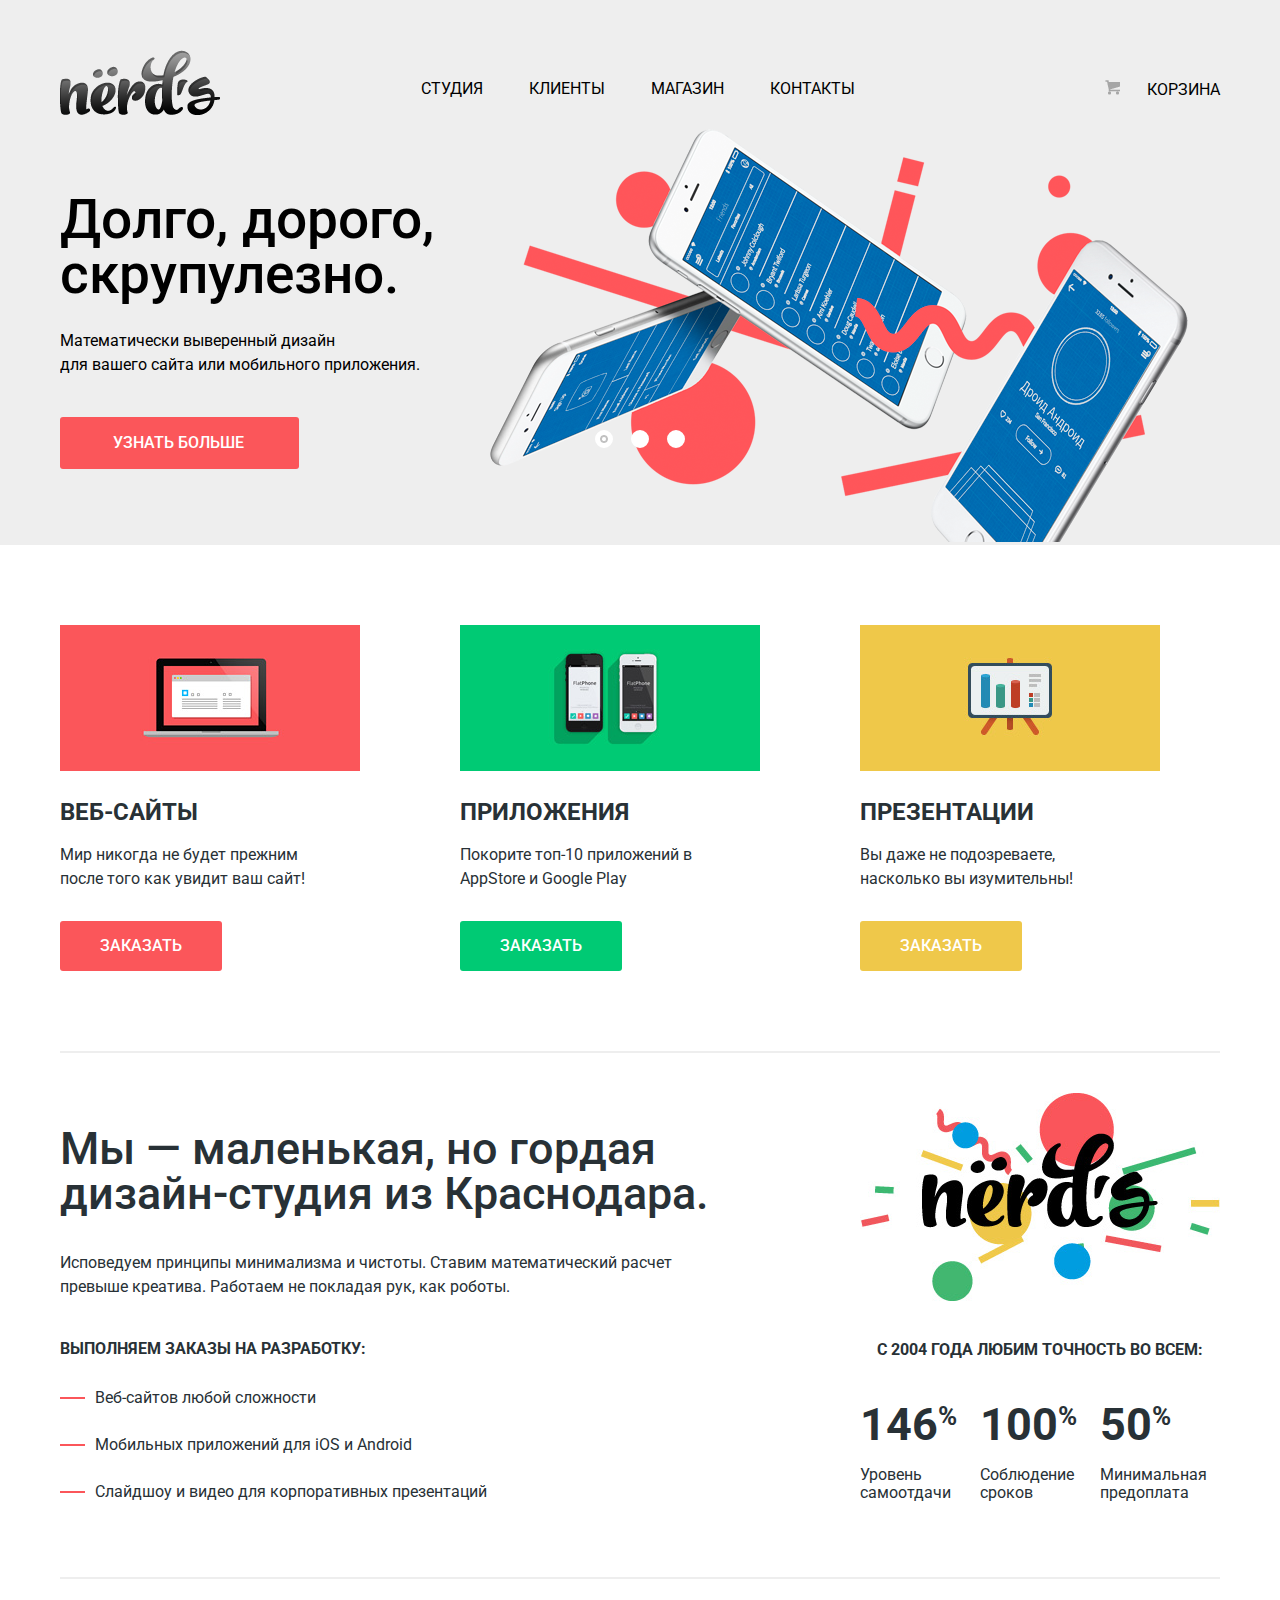
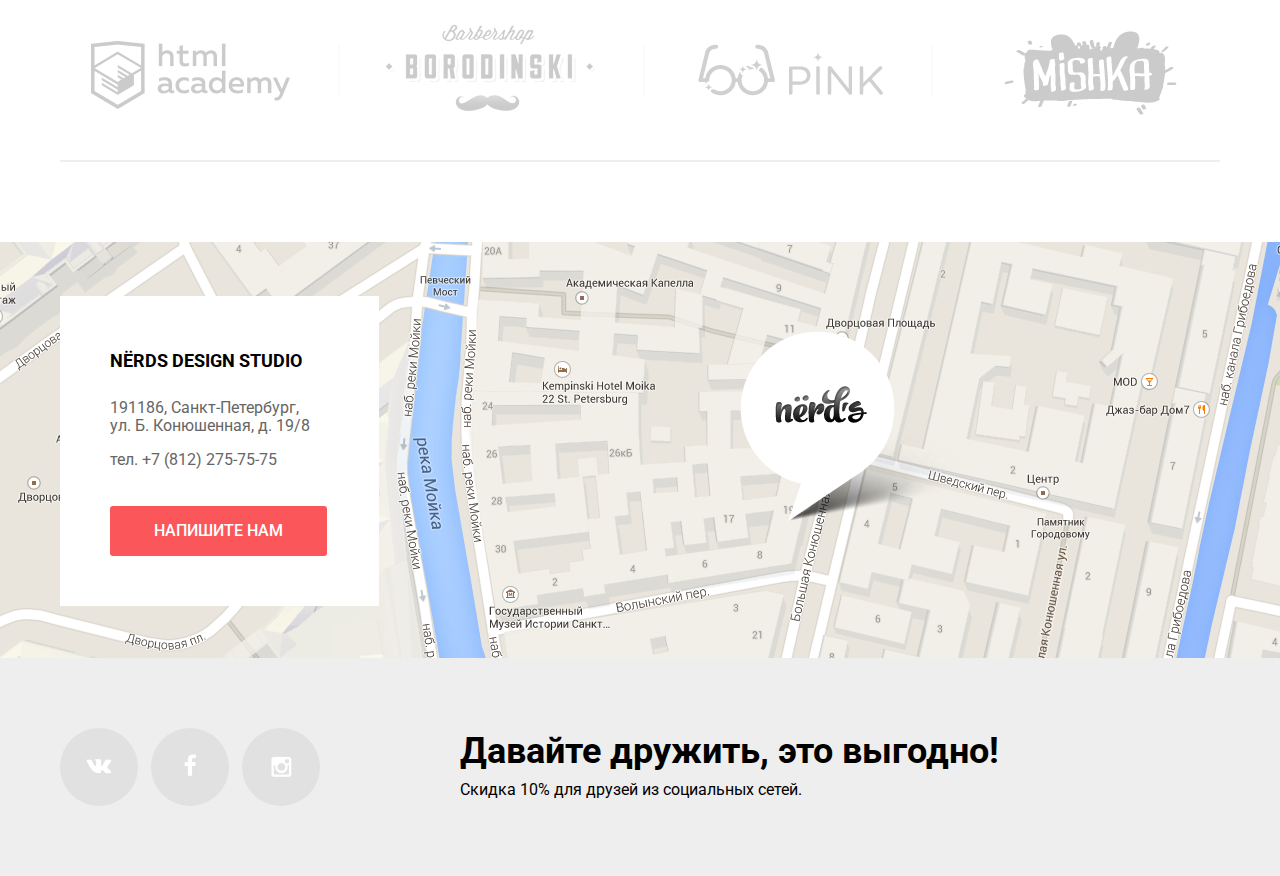
<file: index.html>
<!DOCTYPE html>
<html lang="ru">
	<head>
		<meta charset="utf-8">
		<title>HTML Academy: Нёрдс</title>
		<link href="https://fonts.googleapis.com/css?family=Roboto:400,500,700" rel="stylesheet">
		<link href="css/normalize.css" rel="stylesheet">
		<link href="css/style.css" rel="stylesheet">
	</head>
	<body>

		<header class="main-header">
			<div class="container">
				<div class="navigation-layout">
					<nav class="main-navigation">
						<div class="header-logo">
							<a><img src="img/nerds-logo.png" width="160" height="65" alt="Nerds"></a>
						</div>
						<ul class="menu">
							<li><a href="#">Студия</a></li>
							<li><a href="#">Клиенты</a></li>
							<li><a href="page-inner.html">Магазин</a></li>
							<li><a href="#">Контакты</a></li>
						</ul>
					</nav>
					<div class="user-block">
						<a class="basket" href="#">Корзина</a>
					</div>
				</div>
				<div class="slider">
					<div class="slider-controls">
						<i class="active"></i>
						<i></i>
						<i></i>
					</div>
					<div class="slides">
						<div class="slide">
							<div class="slides-content">
								<div class="slides-title">Долго, дорого,<br>
									скрупулезно.</div>
								<p>Математически выверенный дизайн<br>
								 для вашего сайта или мобильного приложения.</p>
								<a href="#" class="btn">Узнать больше</a>
							</div>
						</div>
						<div class="slide">
							<div class="slides-content">
								<div class="slides-title">Любим математику как никто другой</div>
								<p>Никакого креатива, только математические формулы<br>
								для расчета идеальных пропорций.</p>
								<a href="#" class="btn">Узнать больше</a>
							</div>
						</div>
						<div class="slide">
							<div class="slides-content">
								<div class="slides-title">Только ночь,<br>
								только хардкор</div>
								<p>Работать днем, как все? Мы против этого.<br>
								 Ближе к полуночи работа только начинается.</p>
								<a href="#" class="btn">Узнать больше</a>
							</div>
						</div>
					</div>
				</div>
			</div>
		</header>

		<main class="container">
			<div class="offer-items">
				<div class="offer-item">
					<img src="img/illustration-1.png" width="300" height="146" alt="Веб-сайты">
					<h2>Веб-сайты</h2>
					<p>Мир никогда не будет прежним после того как увидит ваш сайт!</p>
					<a href="#" class="btn btn-sites">Заказать</a>
				</div>
				<div class="offer-item">
					<img src="img/illustration-2.png" width="300" height="146" alt="Приложения">
					<h2>Приложения</h2>
					<p>Покорите топ-10 приложений в AppStore и Google Play</p>
					<a href="#" class="btn btn-apps">Заказать</a>
				</div>
				<div class="offer-item">
					<img src="img/illustration-3.png" width="300" height="146" alt="Презентации">
					<h2>Презентации</h2>
					<p>Вы даже не подозреваете, насколько вы изумительны!</p>
					<a href="#" class="btn btn-show">Заказать</a>
				</div>
			</div>
			<div class="promo">
				<div class="promo-content">
					<p class="title">Мы — маленькая, но гордая дизайн-студия из Краснодара.</p>
					<p>Исповедуем принципы минимализма и чистоты. Ставим математический расчет превыше креатива. Работаем не покладая рук, как роботы.</p>
					<b>Выполняем заказы на разработку:</b>
					<ul>
						<li>Веб-сайтов любой сложности</li>
						<li>Мобильных приложений для iOS и Android</li>
						<li>Слайдшоу и видео для корпоративных презентаций</li>
					</ul>
				</div>
				<div class="promo-adv">
					<div class="promo-image">
						<img src="img/nerds-illustration.png" width="360" height="208" alt="Nerds">
					</div>
					<div class="adv-percent">
						<p class="title">с 2004 года Любим точность во всем:</p>
						<div class="adv-items">
							<div class="adv-item">
								<p class="percent">146<sup>%</sup></p>
								<span>Уровень самоотдачи</span>
							</div>
							<div class="adv-item">
								<p class="percent">100<sup>%</sup></p>
								<span>Соблюдение сроков</span>
							</div>
							<div class="adv-item">
								<p class="percent">50<sup>%</sup></p>
								<span>Минимальная предоплата</span>
							</div>
						</div>
					</div>
				</div>
			</div>

			<div class="sites">
				<div class="site site-1">
					<a href="#"><img src="img/html-logo.png" width="199" height="68" alt="Htmlacademy"></a>
				</div>
				<div class="site site-2">
					<a href="#"><img src="img/borodinski-logo.png" width="209" height="90" alt="Borodinski"></a>
				</div>
				<div class="site site-3">
					<a href="#"><img src="img/pink-logo.png" width="185" height="52" alt="Pink"></a>
				</div>
				<div class="site site-4">
					<a href="#"><img src="img/mishka-logo.png" width="173" height="84" alt="Mishka"></a>
				</div>
				
			</div>
		</main>

		<footer class="page-footer">
			<iframe src="https://www.google.com/maps/embed?pb=!1m14!1m8!1m3!1d7994.396461306528!2d30.323083!3d59.938794!3m2!1i1024!2i768!4f13.1!3m3!1m2!1s0x4696310fca5ba729%3A0xea9c53d4493c879f!2z0JHQvtC70YzRiNCw0Y8g0JrQvtC90Y7RiNC10L3QvdCw0Y8g0YPQuy4sIDE5LCDQodCw0L3QutGCLdCf0LXRgtC10YDQsdGD0YDQsywg0KDQvtGB0YHQuNGPLCAxOTExODY!5e0!3m2!1sru!2sby!4v1491383214387" width="1640" height="416" frameborder="0" style="border:0" allowfullscreen></iframe>
			<div class="container">
				<div class="footer-map">
					<div class="footer-contacts">
						<h3>Nёrds design studio</h3>
						<p>191186, Санкт-Петербург, 
						ул. Б. Конюшенная, д. 19/8</p>
						<p>тел. +7 (812) 275-75-75</p>
						<a href="#" class="btn feedback">Напишите нам</a>
					</div>
				</div>
				<div class="footer-bottom">
					<div class="footer-social">
						<a href="#" class="social-btn social-btn-vk">Вконтакте</a>
						<a href="#" class="social-btn social-btn-fb">Фейсбук</a>
						<a href="#" class="social-btn social-btn-inst">Инстаграмм</a>
					</div>
					<div class="footer-text">
						<b>Давайте дружить, это выгодно!</b>
						<p>Скидка 10% для друзей из социальных сетей.</p>
					</div>
				</div>
			</div>
		</footer>

		<div class="modal-feedback">
			<p>Напишите нам</p>
			<button class="modal-close" type="button" name="close" aria-label="Закрыть"></button>
			<form action="https://echo.htmlacademy.ru" method="post">
				<div class="modal-top">
					<div class="half-width">
						<label for="fullname-field">Ваше имя:</label>
						<input type="text" name="fullname" id="fullname-field" placeholder="Представьтесь, пожалуйста">
					</div>
					<div class="half-width">
						<label for="email-field">Ваш e-mail:</label>
						<input type="email" name="email" id="email-field" placeholder="Для отправки ответа">
					</div>
				</div>
				<label for="review-field">Текст письма:</label>
				<textarea name="review" id="review-field" cols="30" rows="10" placeholder="В свободной форме"></textarea>
				<input class="btn" type="submit" value="Отправить">
			</form>
		</div>

		<script src="js/form.js"></script>
	</body>
</html>
</file>
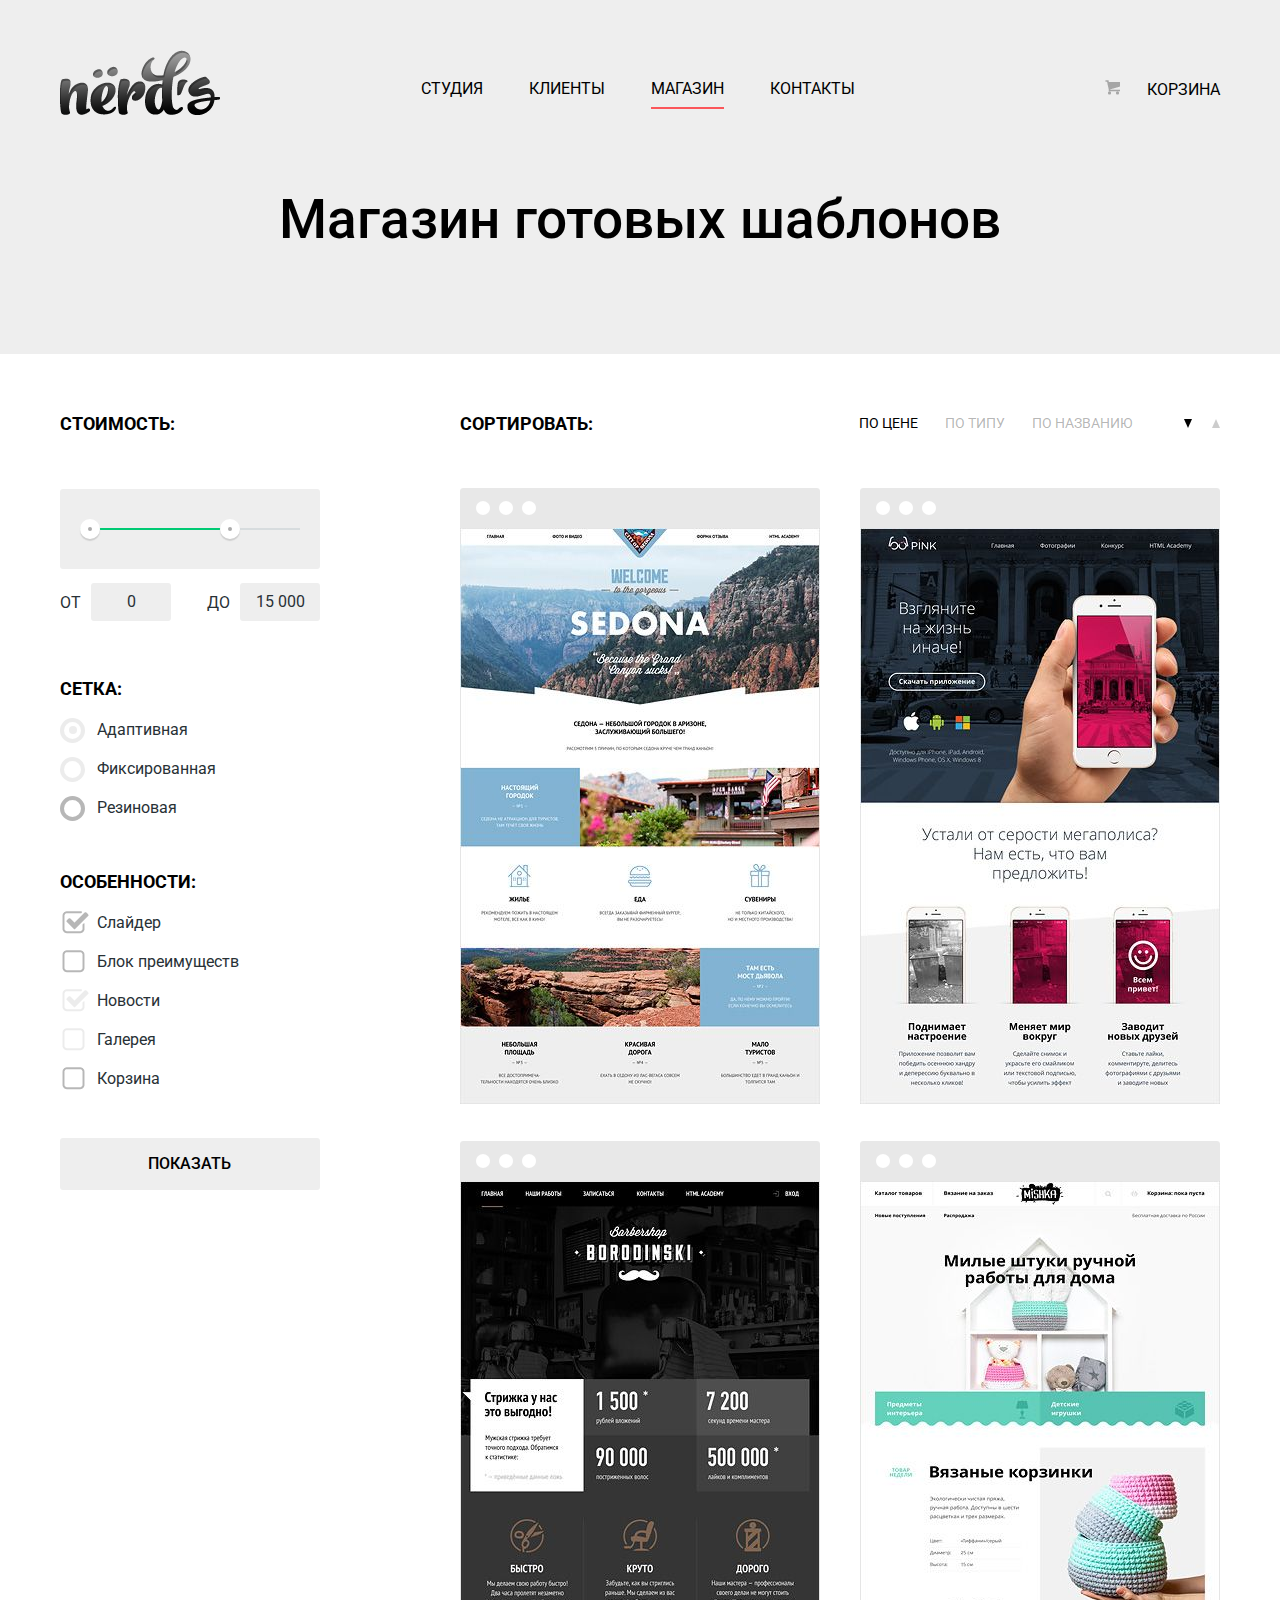
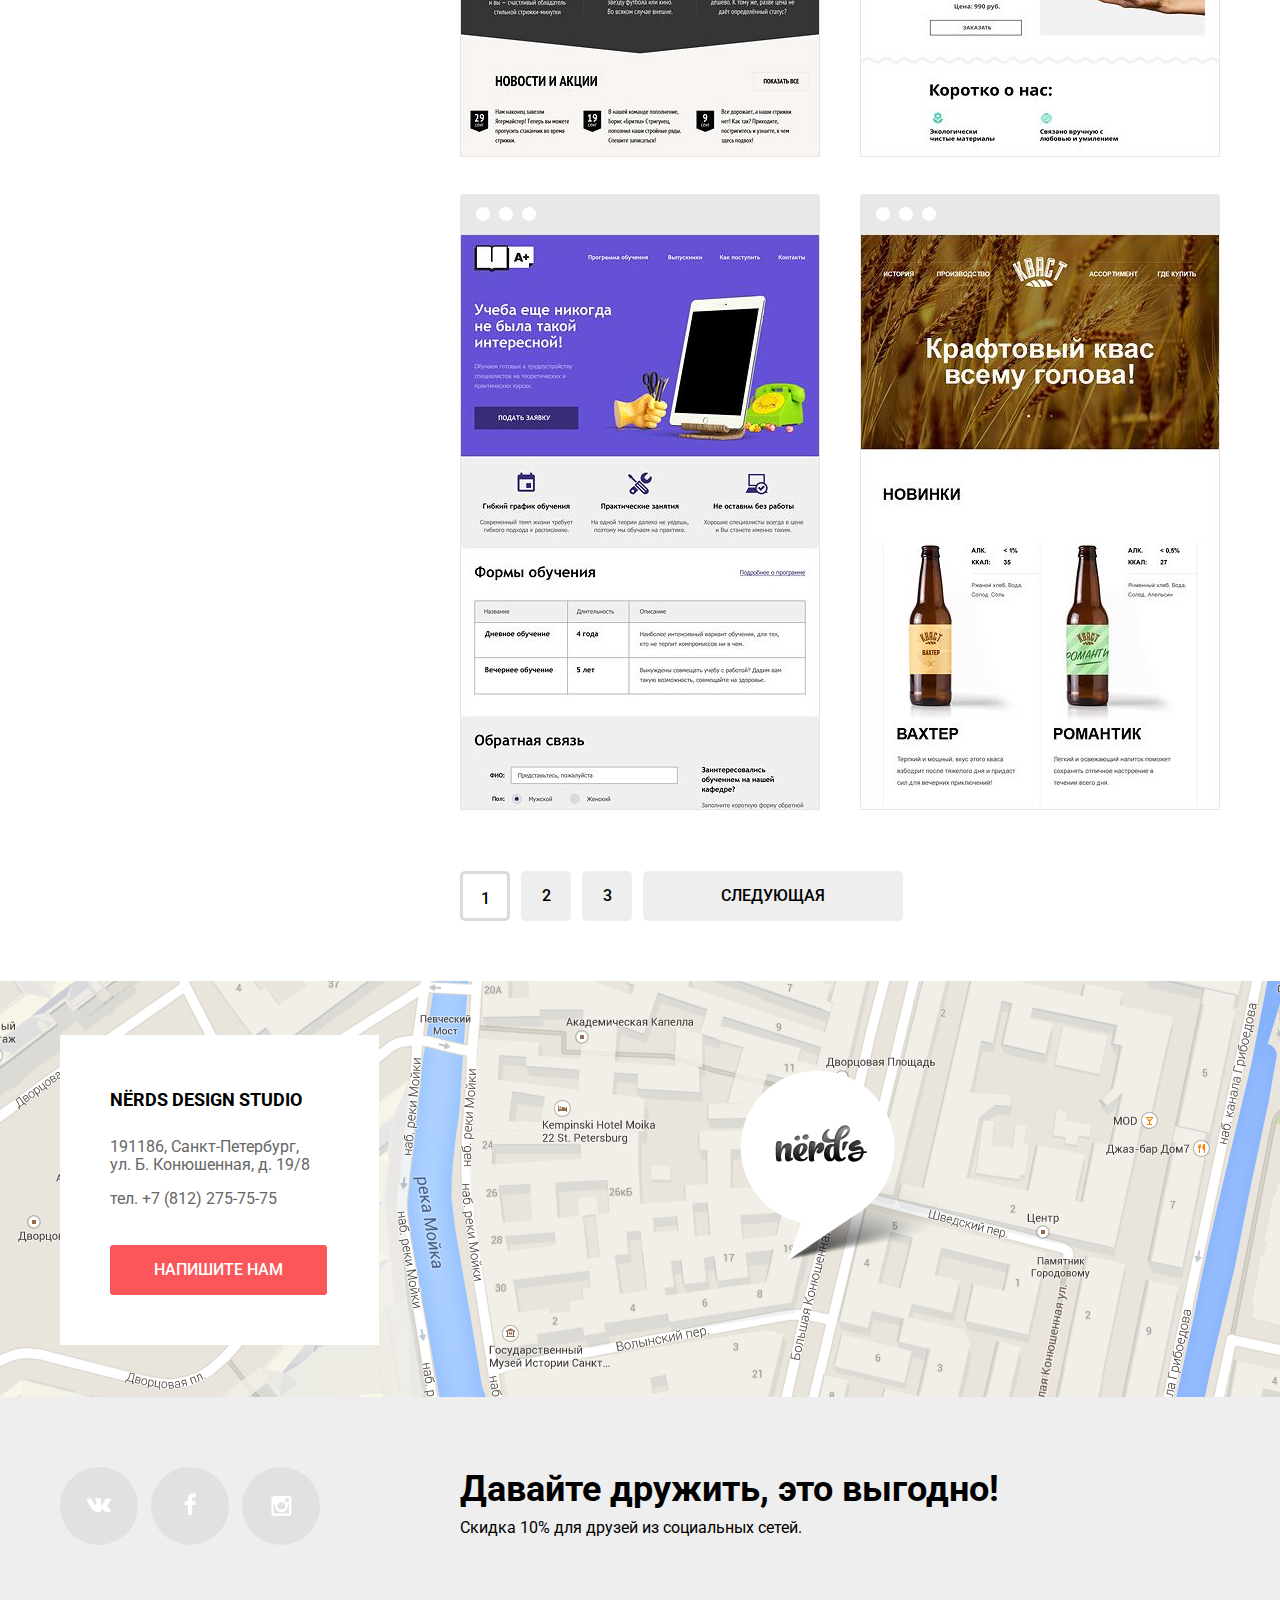
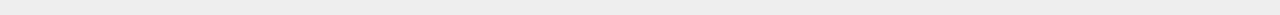
<file: page-inner.html>
<!DOCTYPE html>
<html lang="ru">
<head>
	<meta charset="utf-8">
	<title>Nerds - Магазин готовых шаблонов</title>
	<link href="https://fonts.googleapis.com/css?family=Roboto:400,500,700" rel="stylesheet">
	<link href="css/normalize.css" rel="stylesheet">
	<link href="css/style.css" rel="stylesheet">
</head>
<body>

	<header class="main-header">
		<div class="container">
			<div class="navigation-layout">
				<nav class="main-navigation">
					<div class="header-logo">
						<a href="index.html"><img src="img/nerds-logo.png" width="160" height="65" alt="Nerds"></a>
					</div>
					<ul class="menu">
						<li><a href="#">Студия</a></li>
						<li><a href="#">Клиенты</a></li>
						<li><a class="current">Магазин</a></li>
						<li><a href="#">Контакты</a></li>
					</ul>
				</nav>
				<div class="user-block">
					<a class="basket" href="#">Корзина</a>
				</div>
			</div>
			<h1>Магазин готовых шаблонов</h1>	
		</div>
	</header>

	<div class="catalog container">
		<div class="sidebar">
			<form action="https://echo.htmlacademy.ru" method="post">
				<div class="sidebar-range-item">
					<h3>Стоимость:</h3>
					<div class="range-filter">
						<div class="range-controls">
							<div class="scale">
								<div class="bar"></div>
							</div>
							<div class="toogle toogle-min"></div>
							<div class="toogle toogle-max"></div>
						</div>
						<div class="price-controls">
							<label class="min-price">от<input name="min-price" type="text" value="0"></label>
							<label class="max-price">до<input name="max-price" type="text" value="15 000"></label>
						</div>
					</div>
				</div>
				<div class="sidebar-item">
					<h3>Сетка:</h3>
					<input type="radio" id="radio-1" name="net" value="adaptive" checked disabled>
					<label for="radio-1">Адаптивная</label>
					<input type="radio" id="radio-2" name="net" value="fixed" disabled>
					<label for="radio-2">Фиксированная</label>
					<input type="radio" id="radio-3" name="net" value="rubber">
					<label for="radio-3">Резиновая</label>
				</div>
				<div class="sidebar-item">
					<h3>Особенности:</h3>
					<input type="checkbox" id="checkbox-1" name="feature" value="slider" checked>
					<label for="checkbox-1">Слайдер</label>
					<input type="checkbox" id="checkbox-2" name="feature" value="advantage">
					<label for="checkbox-2">Блок преимуществ</label>
					<input type="checkbox" id="checkbox-3" name="feature" value="news" checked disabled>
					<label for="checkbox-3">Новости</label>
					<input type="checkbox" id="checkbox-4" name="feature" value="gallery" disabled>
					<label for="checkbox-4">Галерея</label>
					<input type="checkbox" id="checkbox-5" name="feature" value="basket">
					<label for="checkbox-5">Корзина</label>
				</div>
				<input type="submit" class="btn btn-submit" value="Показать">
			</form>
		</div>
		<div class="assortment">
			<div class="assortment-filter">
				<h3>Сортировать:</h3>
				<div class="assortment-selection">
					<a href="#" class="active">По цене</a>
					<a href="#">По типу</a>
					<a href="#">По названию</a>
					<a href="#" class="arrow arrow-down active">По убыванию</a>
					<a href="#" class="arrow arrow-up">По возрастанию</a>
				</div>
			</div>
			<div class="assortment-list">
				<div class="assortment-item">
					<img src="img/img-sedona.jpg" width="360" height="576" alt="Sedona">
					<div class="assortment-info">
						<h3>Sedona</h3>
						<p>Информационный сайт для туристов</p>
						<a href="#" class="btn">9 900 руб.</a>
					</div>
				</div>	
				<div class="assortment-item">
					<img src="img/img-pink.jpg" width="360" height="576" alt="Pink App">
					<div class="assortment-info">
						<h3>Pink App</h3>
						<p>Продуктовый лендинг приложения для iOS и Android</p>
						<a href="#" class="btn">9 900 руб.</a>
					</div>
				</div>
				<div class="assortment-item">
					<img src="img/img-barbershop.jpg" width="360" height="576" alt="Barbershop">
					<div class="assortment-info">
						<h3>Barbershop</h3>
						<p>Сайт салоны красоты. Для мужчин, да.</p>
						<a href="#" class="btn">9 900 руб.</a>
					</div>
				</div>
				<div class="assortment-item">
					<img src="img/img-mishka.jpg" width="360" height="576" alt="Mishka">
					<div class="assortment-info">
						<h3>Mishka</h3>
						<p>Интернет-магазин вязаных игрушек</p>
						<a href="#" class="btn">9 900 руб.</a>
					</div>
				</div>
				<div class="assortment-item">
					<img src="img/img-aplus.jpg" width="360" height="576" alt="A Plus">
					<div class="assortment-info">
						<h3>A Plus</h3>
						<p>Лендинг курсов повышения квалификации</p>
						<a href="#" class="btn">9 900 руб.</a>
					</div>
				</div>
				<div class="assortment-item">
						<img src="img/img-kvast.jpg" width="360" height="576" alt="Кваст">
						<div class="assortment-info">
							<h3>Кваст</h3>
							<p>Промо-сайт производителя крафтового кваса</p>
							<a href="#" class="btn">9 900 руб.</a>
						</div>
				</div>
			</div>
			<div class="paginator">
				<a class="page active">1</a>
				<a href="#" class="page">2</a>
				<a href="#" class="page">3</a>
				<a href="#" class="page next">следующая</a>
			</div>
		</div>
	</div>

		<footer class="page-footer">
			<iframe src="https://www.google.com/maps/embed?pb=!1m14!1m8!1m3!1d7994.396461306528!2d30.323083!3d59.938794!3m2!1i1024!2i768!4f13.1!3m3!1m2!1s0x4696310fca5ba729%3A0xea9c53d4493c879f!2z0JHQvtC70YzRiNCw0Y8g0JrQvtC90Y7RiNC10L3QvdCw0Y8g0YPQuy4sIDE5LCDQodCw0L3QutGCLdCf0LXRgtC10YDQsdGD0YDQsywg0KDQvtGB0YHQuNGPLCAxOTExODY!5e0!3m2!1sru!2sby!4v1491383214387" width="1640" height="416" frameborder="0" style="border:0" allowfullscreen></iframe>
			<div class="container">
				<div class="footer-map">
					<div class="footer-contacts">
						<h3>Nёrds design studio</h3>
						<p>191186, Санкт-Петербург, 
						ул. Б. Конюшенная, д. 19/8</p>
						<p>тел. +7 (812) 275-75-75</p>
						<a href="#" class="btn feedback">Напишите нам</a>
					</div>
				</div>
				<div class="footer-bottom">
					<div class="footer-social">
						<a href="#" class="social-btn social-btn-vk">Вконтакте</a>
						<a href="#" class="social-btn social-btn-fb">Фейсбук</a>
						<a href="#" class="social-btn social-btn-inst">Инстаграмм</a>
					</div>
					<div class="footer-text">
						<b>Давайте дружить, это выгодно!</b>
						<p>Скидка 10% для друзей из социальных сетей.</p>
					</div>
				</div>
			</div>
		</footer>

		<div class="modal-feedback">
			<p>Напишите нам</p>
			<button class="modal-close" type="button" name="close" aria-label="Закрыть"></button>
			<form action="https://echo.htmlacademy.ru" method="post">
				<div class="modal-top">
					<div class="half-width">
						<label for="fullname-field">Ваше имя:</label>
						<input type="text" name="fullname" id="fullname-field" placeholder="Представьтесь, пожалуйста">
					</div>
					<div class="half-width">
						<label for="email-field">Ваш e-mail:</label>
						<input type="email" name="email" id="email-field" placeholder="Для отправки ответа">
					</div>
				</div>
				<label for="review-field">Текст письма:</label>
				<textarea name="review" id="review-field" cols="30" rows="10" placeholder="В свободной форме"></textarea>
				<input class="btn" type="submit" value="Отправить">
			</form>
		</div>
	
		<script src="js/form.js"></script>
	</body>
</html>
</file>
<file: css/style.css>
html {
	box-sizing: border-box;
}

*,
*::before,
*::after {
	box-sizing: inherit;
}

.sprite {
	background-image: url(spritesheet.png);
	background-repeat: no-repeat;
	display: block;
}

.sprite-checkbox-off {
	width: 23px;
	height: 23px;
	background-position: -20px -20px;
}

.sprite-checkbox-on {
	width: 27px;
	height: 23px;
	background-position: -20px -83px;
}

.sprite-close-cross {
	width: 21px;
	height: 21px;
	background-position: -20px -146px;
}

.sprite-fb-icon {
	width: 12px;
	height: 22px;
	background-position: -20px -207px;
}

.sprite-icon-basket {
	width: 15px;
	height: 15px;
	background-position: -20px -269px;
}

.sprite-insta-icon {
	width: 21px;
	height: 21px;
	background-position: -20px -324px;
}

.sprite-vk-icon {
	width: 26px;
	height: 15px;
	background-position: -20px -385px;
}

body {
	margin: 0;
	min-width: 1200px;
	font-size: 16px;
	line-height: 24px;
	color: #283136;
	font-weight: normal;
	font-family: "Roboto", "Arial", sans-serif;
}

.container {
	width: 1200px;
	margin: 0 auto;
	padding: 0 20px;
	/*background: violet;*/
}

.main-header {
	margin-bottom: 35px;
	padding-top: 50px;
	color: #000000;
	background: #eeeeee;
	/*background: violet;*/
}

.main-header h1 {
	padding-top: 33px;
	padding-bottom: 107px;
	text-align: center;
	font-weight: 500;
	font-size: 55px;
	line-height: 55px;
}

 .navigation-layout {
	display: -webkit-flex;
	display: -ms-flexbox;
	display: flex;
	-webkit-justify-content: space-between;
			-ms-flex-pack: justify;
					justify-content: space-between;
	-webkit-align-items: center;
			-ms-flex-align: center;
					align-items: center;
	margin-bottom: 0;
	/*background: violet;*/
} 

.main-navigation {
	display: -webkit-flex;
	display: -ms-flexbox;
	display: flex;
	width: 960px;
	/*align-items: center;*/
	/*flex-wrap: wrap;*/
	/*background: pink;*/
}

.header-logo {
	margin-right: 178px;
} 

.header-logo a:hover {
	opacity: 0.8;
}

.header-logo a:active {
	opacity: 0.3;
} 

.menu {
	display: -webkit-flex;
	display: -ms-flexbox;
	display: flex;
	-webkit-flex-wrap: wrap;
			-ms-flex-wrap: wrap;
					flex-wrap: wrap;
	-webkit-align-items: center;
			-ms-flex-align: center;
					align-items: center;
	margin: 0;
	padding: 0;
	list-style: none;
	/*background: violet;*/
}

.menu a {
	display: block;	
	padding: 5px 23px;
	padding-top: 11px;
	color: #000000;
	text-decoration: none;
	text-transform: uppercase;
	/*background-color: tan;*/
}

.menu a:not(.current):hover {
	color: #fb565a;
}

.menu a:active {
	color: #000000;
	opacity: 0.3;
}

.menu li {
	font-size: 16px;
	line-height: 30px;
}

.menu .current {
	position: relative;
	/*background-color: pink;*/
}

.menu .current::after {
	content: "";
	position: absolute;
	height: 2px;
	bottom: 0;
	right: 23px;
	left: 23px;
	background-color: #fb565a;
}

.user-block {
	max-width: 160px;
	/*background: olive;*/
}

.basket {
	position: relative;
	display: inline-block;
	vertical-align: top;
	padding-top: 8px;
	padding-left: 42px;
	font-size: 16px;
	line-height: 30px;
	color: #000000;
	text-decoration: none;
	text-transform: uppercase;
}

.basket:hover {
	color: #fb565a;
}

.basket:active {
	color: #000000;
	opacity: 0.3;
}

.basket::before {
	content: "";
	position: absolute;
	top: 13px;
	left: 0;
	width: 18px;
	height: 18px;
	background: url("../img/sprite.png") -20px -269px no-repeat;
}

.slider {
	position: relative;
	width: 1160px;
	height: 423px;
	margin: 0 auto;
	/*background: tan;*/
}

.slider-controls {
	position: absolute;
	top: 308px;
	left: 50%;
	margin-left: -100px;
	width: 200px;
	height: 20px;
	text-align: center;
	z-index: 100;
	/*background: violet;*/
}

.slider-controls i {
	display:inline-block;
	width: 8px;
	height: 8px;
	margin: 0 7px;    
	background: #ffffff;
	border: 5px solid #ffffff;
	vertical-align: top;
	border-radius: 50%;
	cursor: pointer;
	box-sizing: content-box;
}

.slider-controls .active {
	background: url("../img/slider-active.png") center no-repeat;
}

.slides-content {
	padding: 70px 0;
	width: 517px;
	/*background-color: khaki;*/
}

.slides-title {
	margin-bottom: 27px;
	font-size: 55px;
	line-height: 55px;
	font-weight: 500;
}

.slides-content p {
	width: 409px;
	margin-bottom: 40px;
}

.slide {
	position: absolute;
	display: none;
	top: 0;
	left: 0;
	width: 100%;
	height: 100%;
	overflow: hidden;
}

.slide:nth-of-type(1) {
	display: block;
}

.slide:nth-of-type(1) {
	background: url("../img/slide1.png") 430px 7px no-repeat;
}

.slide:nth-of-type(2) {
	background: url("../img/slide2.png") 500px 0 no-repeat;
}

.slide:nth-of-type(3) {
	background: url("../img/slide3.png") 401px 11px no-repeat;
}

.btn {
	display: inline-block;
	padding: 17px 53px;
	padding-right: 55px;
	color: #ffffff;
	font-size: 16px;
	line-height: 18px;
	font-family: "Roboto", "Arial", sans-serif;
	font-weight: 500;
	text-transform: uppercase;
	text-decoration: none;
	background: #fb565a;
	border-radius: 3px;
	cursor: pointer;
}

.btn:hover {
	background: #e74246;
}

.btn:active {
	color: rgba(255, 255, 255, 0.3);
	background-color: #d7373b;
	box-shadow: inset 0 3px 0 rgba(0, 1, 1, 0.1);
}

.offer-items {
	display: -webkit-flex;
	display: -ms-flexbox;
	display: flex;
	margin-bottom: 40px;
	padding-top: 45px;
	padding-bottom: 80px;
	border-bottom: 2px solid #eeeeee;
	/*background: lightblue;*/
}

.offer-item {
	width: 300px;
	margin-right: 100px;
	/*background: PaleTurquoise;*/
}

.offer-item h2 {
	margin: 0;
	margin-top: 19px;
	font-size: 24px;
	line-height: 30px;
	text-transform: uppercase;
}

.offer-item p {
	width: 246px;
	margin-bottom: 30px;
}

.btn-sites, 
.btn-apps,
.btn-show {
	padding: 16px 40px;
}

.btn-apps {
	background: #00ca74;
}

.btn-apps:hover {
	background-color: #00bc6c;
}

.btn-apps:active {
	color: rgba(255, 255, 255, 0.3);
	box-shadow: inset 0 3px 0 rgba(0, 255, 255, 0.1);
	background-color: #00aa62;
}

.btn-show {
	background: #efc84a;
}

.btn-show:hover {
	background-color: #eab534;
}

.btn-show:active {
	color: rgba(255, 255, 255, 0.3);
	background-color: #e5a722;
	box-shadow: inset 0 3px 0 rgba(0, 255, 255, 0.1);
}

.promo {
	display: -webkit-flex;
	display: -ms-flexbox;
	display: flex;
	-webkit-justify-content: space-between;
			-ms-flex-pack: justify;
					justify-content: space-between;
	padding-bottom: 50px;
	border-bottom: 2px solid #eeeeee;
}

.promo-content {
	width: 660px;
	padding-top: 33px;
	/*background: pink;*/
}

.promo-content .title {
	padding: 0;
	margin: 0;
	margin-bottom: 35px;
	font-size: 45px;
	line-height: 45px;
	font-weight: 500;
}


																													/*Исправить!!!!!!!!!!!!!!!!!!!*/
.promo-content b {
	display: block;
	margin-top: 38px;
	margin-bottom: 25px;
	font-size: 16px;
	line-height: 24px;
	font-weight: bold;
	text-transform: uppercase;
}

.promo-content ul {
	margin: 0;
	padding: 0;
	list-style: none;
}

.promo-content li {
	position: relative;
	margin-bottom: 23px;
	margin-left: 35px;
}

.promo-content li::before {
	content: "";
	position: absolute;
	top: 11px;
	left: -35px;
	width: 25px;
	height: 2px;
	background-color: #fb565a;

}

.adv-percent {
	padding-top: 14px;
}

.adv-percent .title {
	text-align: center;
	font-size: 16px;
	line-height: 24px;
	font-weight: bold;
	text-transform: uppercase;
} 

.promo-adv {
	width: 360px;
}

.adv-item {
	width: 120px;
}

.adv-items {
	display: -webkit-flex;
	display: -ms-flexbox;
	display: flex;
	padding-top: 24px;
}

.adv-item .percent {
	margin: 0;
	margin-bottom: 19px;
	padding: 0;
	font-size: 45px;
	line-height: 45px;
	font-weight: bold;
}

.adv-item span {
	display: block;
	font-size: 16px;
	line-height: 18px;
}

.percent sup {
	top: -15px;
	font-size: 26px;
}

.sites {
	display: -webkit-flex;
	display: -ms-flexbox;
	display: flex;
	margin-bottom: 80px;
	padding-bottom: 38px;
	border-bottom: 2px solid #eeeeee;
}

.site {
	position: relative;
	opacity: 0.2;
}

.site:hover {
	opacity: 1;
}

.site:active {
	opacity: 0.1;
}

.site-1 {
	width: 199px;
	margin-left: 31px;
	margin-right: 96px;
	padding-top: 62px;
}

.site-2 {
	width: 209px;
	margin-right: 103px;
	padding-top: 46px;
}

.site-3 {
	width: 185px;
	margin-right: 121px;
	padding-top: 65px;
}

.site-4 {
	width: 173px;
	margin-right: auto;
	padding-top: 52px;
}

.site-1::after,
.site-2::after,
.site-3::after {
	content: "";
	position: absolute;
	right: -50px;
	top: 65px;
	width: 2px;
	height: 52px;
	background: #eeeeee;
}

.page-footer {
	position: relative;
	background: #eeeeee url("../img/maps_with_marker.png") top no-repeat;
}

.footer-map {
	position: relative;
	height: 416px;
}

.page-footer iframe {
	position: absolute;
	top: 0;
	left: 0;
	width: 100%;
	height: 416px;
}
.
.footer-map .pin {
	position: absolute;
	top: 89px;
	left: 680px;
	width: 231px;
	height: 190px;
	background: transparent url("../img/map-marker.png") 0 0 no-repeat;
}

.footer-contacts {
	position: absolute;
	width: 319px;
	top: 54px;
	left: 0;
	padding: 50px;
	color: #666666;
	background: #ffffff;
	z-index: 1;
}

.footer-contacts p {
	display: block;
	width: 202px;
	padding: 0;
	font-size: 16px;
	line-height: 18px;
}

.feedback {
	margin-top: 21px;
	padding: 16px 44px;
}

.footer-contacts h3,
.catalog h3 {
	font-size: 18px;
	line-height: 30px;
	font-weight: bold;
	text-transform: uppercase;
	color: #000000;
}

.footer-contacts h3 {
	margin: 0;
	margin-bottom: 23px;
	padding: 0;
}



.footer-bottom {
	display: -webkit-flex;
	display: -ms-flexbox;
	display: flex;
	-webkit-align-items: center;
			-ms-flex-align: center;
					align-items: center;
	padding-top: 70px;
	padding-bottom: 70px;
}

.footer-social {
	width: 260px;
	margin-right: 140px;
}

.social-btn {
	position: relative;
	display: inline-block;
	margin-right: 9px;
	text-indent: -1000px;
	background-color: #e1e1e1;
	width: 78px;
	height: 78px;
	border-radius: 50%;
} 

.social-btn::before {
	content: "";
	position: absolute;
	top: 50%;
	left: 50%;
	margin-top: -13px;
	margin-left: -13px;
	width: 26px;
	height: 26px;
	background: red url("../img/sprite.png") no-repeat;
}

.social-btn:hover {
	color: #ffffff;
	background-color: #e74246;
}

.social-btn:active {
	box-shadow: inset 0 3px 0 rgba(0, 255, 255, 0.1);
	background-color: #d7373b;
}

.social-btn:last-of-type {
	margin-right: 0;
}

.social-btn-vk::before {
	background: url("../img/sprite.png") -20px -380px no-repeat;
}

.social-btn-fb::before {
	background: url("../img/sprite.png") -13px -207px no-repeat;
}

.social-btn-inst::before {
	background: url("../img/sprite.png") -17px -322px no-repeat;
}

.social-btn-vk:active::before,
.social-btn-fb:active::before,
.social-btn-inst:active::before {
	opacity: 0.3;
}

.footer-text {
	width: 640px;
	color: #000000;
}

.footer-text b {
	display: block;
	margin-bottom: 9px;
	font-size: 36px;
	line-height: 36px;
	font-weight: bold;
}

.footer-text p {
	margin: 0;
	margin-top: 9px;
	padding: 0;
}

.catalog {
	display: -webkit-flex;
	display: -ms-flexbox;
	display: flex;
	-webkit-justify-content: space-between;
			-ms-flex-pack: justify;
					justify-content: space-between;
	/*background: MistyRose;*/
}

.sidebar {
	width: 260px;
	/*background: Aqua;*/
}

.sidebar-range-item {
	margin-bottom: 53px;
	/*background: Tan;*/
}

.sidebar-item {
	margin-bottom: 32px;
	/*background: Tan;*/
}

.range-controls {
	position: relative;
	height: 80px;
	margin-bottom: 14px;
	margin-top: 50px;
	padding-top: 39px;
	padding-right: 20px;
	padding-left: 20px;
	background: #eeeeee;
	border-radius: 3px;
}

.range-controls .scale {
	height: 2px;
	background-color: #d7dcde;
}

.range-controls .bar {
	width: 70%;
	height: 2px;
	background: #00ca74;
}

.range-controls .toogle {
	position: absolute;
	top: 30px;
	left: 0;
	width: 4px;
	height: 4px;
	border: 8px solid #ffffff;
	border-radius: 50%;
	background: #ababab;
	box-shadow: 0 2px 1px 0 #cfcfcf;
	box-sizing: content-box;
	cursor: pointer;
}

.range-controls .toogle-min {
	left: 20px;
}

.range-controls .toogle-max {
	left: 160px;
}

.price-controls {
	font-size: 0;
}

.price-controls label {
	display: inline-block;
	width: 50%;
	font-size: 16px;
	text-transform: uppercase;
}

.price-controls input {
	width: 80px;
	height: 38px;
	margin-left: 10px;
	padding: 8px 10px;
	font-size: 16px;
	line-height: 22px;
	font-family: "Roboto", "Arial", sans-serif;
	color: #283136;
	text-align: center;
	border: none;
	border-radius: 3px;
	background: #eeeeee;
}

.price-controls .max-price {
	text-align: right;
}

.sidebar-item h3 {
	margin: 0;
	margin-bottom: 14px;
}

.sidebar-item input {
	display: none;
}

.sidebar-item input + label {
	position: relative;
	display: block;
	padding-bottom: 15px;
	padding-left: 37px;
}

.sidebar-item input + label::before {
	content: "";
	position: absolute;
	top: 0;
	left: 0;
	/*background-color: red;*/
}

.sidebar-item input:checked + label::after {
	content: "";
	position: absolute;
	top: 0;
	left: 0;
} 

input[type="radio"] + label::before {
	width: 25px;
	height: 25px;
	background-color: #ffffff;
	border: 4px solid #4d4d4d;
	border-radius: 50%;
	opacity: 0.4;
}

input[type="radio"]+ label:hover::before {
	opacity: 1;
}

input[type="radio"]:disabled + label::before {
	opacity: 0.1;
}

input[type="radio"]:checked + label::after {
	top: 8.5px;
	left: 9px;
	width: 8px;
	height: 8px;
	background-color: #4d4d4d;
	border-radius: 50%;
	opacity: 0.4;
}

input[type="radio"]:checked + label:hover::after {
	opacity: 1;
}

input[type="radio"]:checked:disabled + label::after {
	top: 8.5px;
	left: 9px;
	width: 8px;
	height: 8px;
	background-color: #4d4d4d;
	border-radius: 50%;
	opacity: 0.1;
}

input[type="checkbox"] + label::before {
	left: 2px;
	width: 23px;
	height: 23px;
	background-color: transparent;
	background: #ffffff url("../img/sprite.png") -20px -20px no-repeat; 
	/*border:*3px solid #4d4d4d;*/
	border-radius: 5px;
	opacity: 0.4;
}

input[type="checkbox"] + label:hover::before {
	opacity: 1;
}

input[type="checkbox"]:disabled + label::before {
	opacity: 0.1;
}

input[type="checkbox"]:checked + label::before {
	left: 2px;
	width: 27px;
	height: 23px;
	background: #ffffff url("../img/sprite.png") -20px -83px no-repeat;
	opacity: 0.4;
}

input[type="checkbox"]:checked + label:hover::before {
	opacity: 1;
}

input[type="checkbox"]:checked:disabled + label::before {
	opacity: 0.1;
}

.sidebar .btn-submit {
	display: block;
	width: 100%;
	color: #000000;
	background-color: #eeeeee;
	border: none;
}

.sidebar .btn-submit:hover {
	background-color: #dfdfdf;
}

.sidebar .btn-submit:active {
	color: rgba(0, 0, 0, 0.3);
	background-color: #d5d5d5;
	box-shadow: inset 0 3px 0 #bfbfbf;
}

.assortment {
	width: 760px;
	margin-bottom: 60px;
	/*background-color: silver;*/
}

.assortment-filter {
	display: -webkit-flex;
	display: -ms-flexbox;
	display: flex;
	-webkit-align-items: center;
			-ms-flex-align: center;
					align-items: center;
	-webkit-justify-content: space-between;
			-ms-flex-pack: justify;
					justify-content: space-between;
	/*background-color: khaki;*/
}

.assortment-selection a {
	display: inline-block;
	margin-right: 23px;
	color: rgba(0, 0, 0, 0.3);
	font-size: 14px;
	line-height: 18px;
	text-transform: uppercase;
	text-decoration: none;
	/*background-color: pink;*/
}

.assortment-selection a:nth-of-type(3) {
	margin-right: 47px;
}

.assortment-selection a:last-of-type {
	margin-right: 0;
}

.assortment-selection a:nth-last-of-type(2) {
	margin-right: 16px;
}

.assortment-selection a:hover {
	color: rgba(0, 0, 0, 0.6);
}

.assortment-selection a:active,
 .assortment-selection a.active {
	color: rgba(0, 0, 0, 1);
}

a.arrow {
	font-size: 0;
}

.arrow::before {
	content: "";
	display: inline-block;
	vertical-align: top;
	border: 9px solid #000000;
	border-left-width: 4.5px;
	border-right-width: 4.5px;
	border-left-color: transparent;
	border-right-color: transparent;
	opacity: 0.2;
}

.arrow-down::before {
	border-bottom-width: 0;
}

.arrow-up::before {
	border-top-width: 0;
}

.arrow:hover::before {
	opacity: 0.4;
}

.arrow:active::before,
.arrow.active::before {
	opacity: 1;
}

.assortment-list {
	display: -webkit-flex;
	display: -ms-flexbox;
	display: flex;
	-webkit-flex-wrap: wrap;
			-ms-flex-wrap: wrap;
					flex-wrap: wrap;
	-webkit-justify-content: space-between;
			-ms-flex-pack: justify;
					justify-content: space-between;
	margin-bottom: 24px;
	padding-top: 31px;
	/*background-color: pink;*/
}

.assortment-item {
	position: relative;
	width: 360px;
	height: 616px;
	margin-bottom: 37px;
}

.assortment-item img {
	width: 360px;
	height: 576px;
}

.assortment-item::before {
	content: "";
	display: block;
	top: 40px;
	left: 0;
	width: 360px;
	height: 40px;
	background: #ffffff url("../img/browser.png") center no-repeat;
	opacity: 0.12;
} 

.assortment-item:hover::before {
	opacity: 1;
} 

.assortment-item:hover {
	box-shadow: 0 6px 15px rgba(0, 1, 1, 0.25);
}

.assortment-info {
	width: 360px;
	color: #666666;
	background-color: #eeeeee;
	opacity: 0;
}

.assortment-item:hover .assortment-info {
	opacity: 1;
}

.assortment-item .assortment-info {
	position: absolute;
	bottom: 0;
	left: 0;
	padding-top: 26px;
	padding-bottom: 43px;
	padding-left: 81px;
	padding-right: 78px;
	text-align: center;
	color: #666666;
}

.assortment-info h3 {
	padding: 0;
	margin: 0;
}

.assortment-info p {
	margin-bottom: 30px;
	line-height: 18px;
}
.assortment-item:nth-of-type(2) .assortment-info,
.assortment-item:nth-of-type(5) .assortment-info,
.assortment-item:nth-of-type(6) .assortment-info {
	padding-left: 60px;
	padding-right: 60px;
}

.assortment-info .btn {
	min-width: 200px;
}

.assortment-info .btn:hover {
	background-color: #e74246;
}

.assortment-info .btn:active {
	color: #ffffff;
	background-color: #d7373b;
	box-shadow: inset 0 3px 0 rgba(0, 1, 1, 0.1);
}

												/*Оформление пагинатора*/

.paginatior {
	/*background-color: tan;*/
}
.paginator .page {
	display: inline-block;
	min-width: 50px;
	height: 50px;
	margin-right: 7px;
	background-color: #eeeeee;
	font-family: "Roboto", "Arial", sans-serif;
	font-size: 16px;
	line-height: 50px;
	text-decoration: none;
	text-transform: uppercase;
	font-weight: 500;
	color: #000000;
	text-align: center;
	vertical-align: middle;
	border-radius: 5px;
}

.paginator .next {
	min-width: 260px;
}

.paginator .active {
	min-width: 44px;
	height: 44px;
	background-color: #ffffff;
	border: 3px solid #dbdbdb;
	box-sizing: content-box;
}

.paginator .page:not(.active):hover {
	background-color: #dfdfdf;
}

.page:active {
	color: rgba(0, 0, 0, 0.3);
	box-shadow: inset 0 3px 0 #bfbfbf;
	background-color: #d5d5d5;
}

@-webkit-keyframes bounce {
	0%   {
		-webkit-transform: translateX(-2000px);
						transform: translateX(-2000px);
	}
	70%  {
		-webkit-transform: translateX(30px);
						transform: translateX(30px);
	}
	90%  {
		-webkit-transform: translateX(-10px);
						transform: translateX(-10px);
	}
	100% {
		-webkit-transform: translateX(0);
						transform: translateX(0);
	}
}

@keyframes bounce {
	0%   {
		-webkit-transform: translateX(-2000px);
						transform: translateX(-2000px);
	}
	70%  {
		-webkit-transform: translateX(30px);
						transform: translateX(30px);
	}
	90%  {
		-webkit-transform: translateX(-10px);
						transform: translateX(-10px);
	}
	100% {
		-webkit-transform: translateX(0);
						transform: translateX(0);
	}
}

@-webkit-keyframes shake {
	0%, 100% {
		-webkit-transform: translateX(0);
						transform: translateX(0);
	}
	10%, 30%, 50%, 70%, 90% {
		-webkit-transform: translateX(-10px);
						transform: translateX(-10px);
	}
	20%, 40%, 60%, 80% {
		-webkit-transform: translateX(10px);
						transform: translateX(10px);
	}
}

@keyframes shake {
	0%, 100% {
		-webkit-transform: translateX(0);
						transform: translateX(0);
	}
	10%, 30%, 50%, 70%, 90% {
		-webkit-transform: translateX(-10px);
						transform: translateX(-10px);
	}
	20%, 40%, 60%, 80% {
		-webkit-transform: translateX(10px);
						transform: translateX(10px);
	}
}

.modal-feedback {
	display: none;
	position: fixed;
	bottom: 50%;
	left: 50%;
	margin-left: -480px;
	margin-bottom: -290px;
	width: 960px;
	padding-top: 68px;
	padding-bottom: 84px;
	padding-left: 98px;
	padding-right: 100px;
	z-index: 100;
	box-shadow: 0 15px 40px 10px #5c5d5d;
	background-color: #ffffff;
	/*background-color: pink;*/
}

.modal-feedback-show {
	display: block;
	-webkit-animation: bounce 0.6s;
					animation: bounce 0.6s;
}

.modal-error {
	-webkit-animation: shake 0.6s;
					animation: shake 0.6s;
}

.modal-feedback p {
	margin: 0;
	margin-bottom: 38px;
	padding: 0;
	font-size: 45px;
	line-height: 45px;
	color: #000000;
	font-weight: 500;
}

.modal-feedback label {
	display: block;
	margin-bottom: 6px;
	font-weight: bold;
}

.modal-feedback .half-width {
	display: inline-block;
	width: 360px;
	vertical-align: top;
	margin-bottom: 31px;
}

.modal-feedback .half-width:nth-of-type(1) {
	margin-right: 37px;
}

.half-width input {
	width: 360px;
	padding: 14px;
	padding-bottom: 12px;
	font-family: "Roboto", "Arial", sans-serif;
	font-size: 16px;
	line-height: 18px;
	color: #444444;
	border: 2px solid #d7dcde;
	border-radius: 3px;
	opacity: 0.5;
}

.modal-feedback textarea {
	width: 100%;
	height: 118px;
	padding: 12px;
	font-family: "Roboto", "Arial", sans-serif;
	font-size: 16px;
	line-height: 18px;
	color: #444444;
	opacity: 0.5;
	border: 2px solid #d7dcde;
}

.half-width input:hover,
.modal-feedback textarea:hover {
	opacity: 1;
}

.half-width input:focus,
.modal-feedback textarea:focus {
	opacity: 1;
	border: 2px solid #000000;
}

.half-width input:valid,
.modal-feedback textarea:valid {
	color: rgba(68, 68, 68, 1);
	border: 2px solid #d7dcde;
}

.half-width input:invalid,
.modal-feedback textarea:invalid {
	color: rgba(231, 66, 70, 1);
	border: 2px solid #e74246;
}

.modal-feedback .btn {
	width: 260px;
	margin-top: 40px;
	border: none;
}
.modal-close {
	position: absolute;
	top: 78px;
	right: 90px;
	width: 21px;
	height: 21px;
	background: transparent url("../img/sprite.png") -20px -146px no-repeat;
	border: none;
	cursor: pointer;
	opacity: 0.3;
}

.modal-close:hover {
	opacity: 1;
}

.modal-close:active {
	opacity: 0.1;
}
</file>
